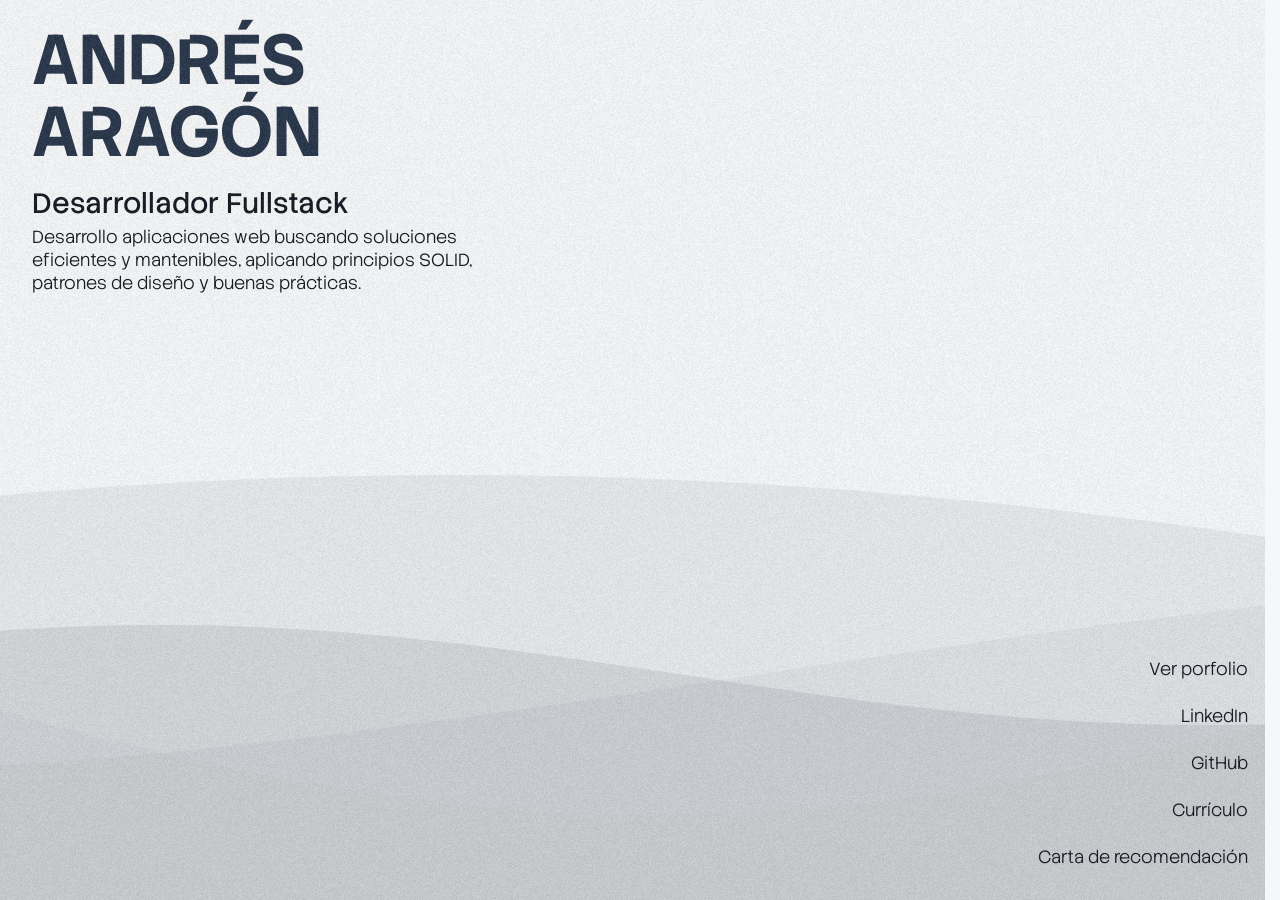
<file: index.html>
<!DOCTYPE html>
<html lang="en">

<head>
    <meta charset="UTF-8">
    <meta http-equiv="X-UA-Compatible" content="IE=edge">
    <meta name="viewport" content="width=device-width, initial-scale=1.0">

    <meta name="author" content="A. J. Aragón">
    <meta name="copyright" content="© 2026 A. J. Aragón">
    <meta name="robots" content="index, follow">

    <meta name="keywords"
        content="desarrollador web, programador, .NET, Laravel, Angular, fullstack, portfolio, proyectos web, JavaScript, TypeScript, HTML, CSS, aplicaciones web">

    <meta name="theme-color" content="hsl(215, 30%, 22%)">

    <meta name="description"
        content="Desarrollador de Aplicaciones Web especializado en .NET, Laravel y Angular. Estudiante de principios SOLID, patrones de diseño y buenas prácticas.">

    <meta name="mobile-web-app-capable" content="yes">
    <meta name="apple-mobile-web-app-capable" content="yes">
    <meta name="apple-mobile-web-app-status-bar-style" content="black-translucent">
    <meta name="apple-mobile-web-app-title" content="AJ Aragón - Porfolio">

    <link rel="stylesheet" href="/css/styles.css">
    <link rel="stylesheet" href="/css/index.css">

    <!-- fonts -->
    <!-- títulos: font-family: "Stack Sans Notch", sans-serif; -->
    <link rel="preconnect" href="https://fonts.googleapis.com">
    <link rel="preconnect" href="https://fonts.gstatic.com" crossorigin>
    <link href="https://fonts.googleapis.com/css2?family=Stack+Sans+Notch:wght@200..700&display=swap" rel="stylesheet">
    <!-- cuerpo: font-family: "Stack Sans Text", sans-serif; -->
    <link rel="preconnect" href="https://fonts.googleapis.com">
    <link rel="preconnect" href="https://fonts.gstatic.com" crossorigin>
    <link href="https://fonts.googleapis.com/css2?family=Stack+Sans+Text:wght@200..700&display=swap" rel="stylesheet">

    <link rel="icon" type="image/svg+xml"
        href="data:image/svg+xml,%3Csvg xmlns='http://www.w3.org/2000/svg' viewBox='0 0 100 100'%3E%3Cdefs%3E%3ClinearGradient id='g' x1='0' y1='0' x2='1' y2='0'%3E%3Cstop offset='50%25' stop-color='%23010a09'/%3E%3Cstop offset='50%25' stop-color='%2324e2cb'/%3E%3C/linearGradient%3E%3C/defs%3E%3Ccircle cx='50' cy='50' r='50' fill='url(%23g)'/%3E%3C/svg%3E">

    <title>AJ Aragón - Desarrollador Fullstack</title>

    <link rel="canonical" href="andresaragon.es">

    <style>
        @view-transition {
            navigation: auto;
        }
    </style>
</head>

<body>

    <canvas class="background-canvas" id="background-canvas" aria-hidden="true"></canvas>

    <div class="content-wrapper">
        <section class="section section-author">
            <h1 class="title">
                <span class="first-name">Andrés</span>
                <span class="last-name">Aragón</span>
            </h1>

            <div class="rol-description-container">
                <h2 class="subtitle-role">Desarrollador Fullstack</h2>
                <p class="description">
                    Desarrollo aplicaciones web buscando soluciones eficientes y mantenibles,
                    aplicando principios SOLID, patrones de diseño y buenas prácticas.
                </p>
            </div>
        </section>

        <section class="section section-works">
            <nav class="nav nav-portfolio" aria-label="nav-portfolio">
                <a class="nav-link" href="/porfolio.html">Ver porfolio</a>
            </nav>

            <nav class="nav nav-social-media" aria-label="nav-social-media">
                <a class="nav-link" href="https://www.linkedin.com/in/ajaragon/" target="_blank">LinkedIn</a>
                <a class="nav-link" href="https://github.com/andresaragonguerrero" target="_blank">GitHub</a>
            </nav>

            <nav class="nav nav-resources" aria-label="nav-resources">
                <a class="nav-link" href="/curriculo-impreso.html" target="_blank">Currículo</a>
                <!-- <a class="nav-link" href="/firma.html" target="_blank">Firma</a> -->
                <a class="nav-link" href="/assets/carta-recomendación.pdf" target="_blank">Carta de recomendación</a>
            </nav>
        </section>
    </div>
    <script src="/js/main.js" fetchpriority="low" defer></script>
    <script src="/js/background.js" fetchpriority="low" defer></script>
    <script src="/js/noise.js" fetchpriority="low" defer></script>
</body>

</html>
</file>
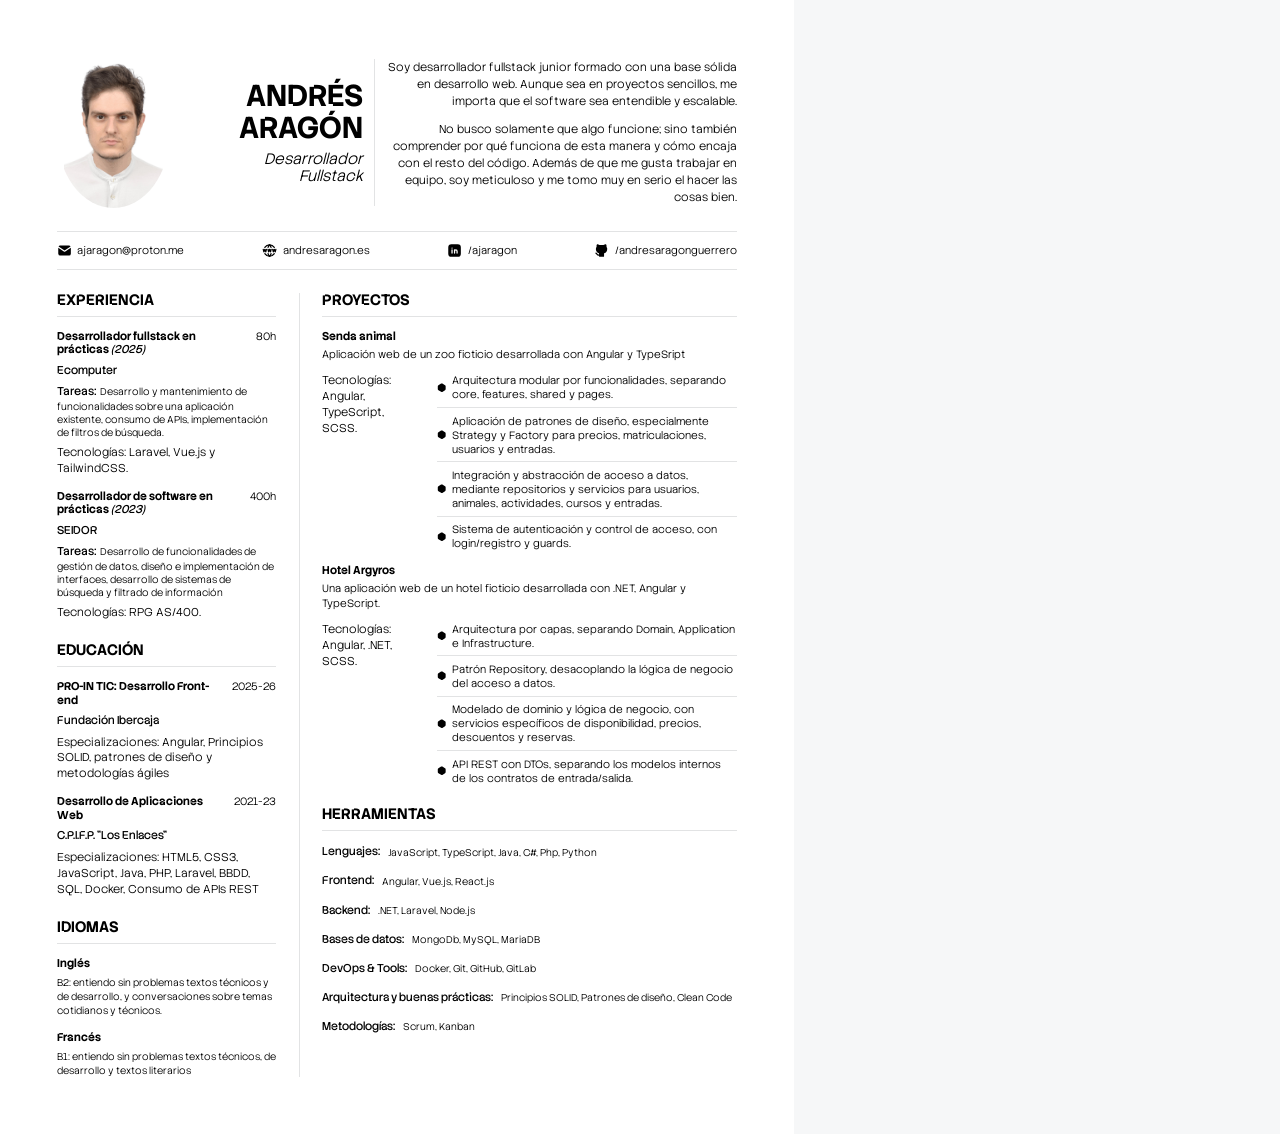
<file: curriculo-impreso.html>
<!DOCTYPE html>
<html lang="es">

<head>
    <meta charset="UTF-8">
    <meta http-equiv="X-UA-Compatible" content="IE=edge">
    <meta name="viewport" content="width=device-width, initial-scale=1.0">

    <link rel="stylesheet" href="/css/curriculo/curriculo-impreso.css">
    <link rel="stylesheet" href="/css/styles.css">

    <!-- fonts -->
    <!-- títulos: font-family: "Stack Sans Notch", sans-serif; -->
    <link rel="preconnect" href="https://fonts.googleapis.com">
    <link rel="preconnect" href="https://fonts.gstatic.com" crossorigin>
    <link href="https://fonts.googleapis.com/css2?family=Stack+Sans+Notch:wght@200..700&display=swap" rel="stylesheet">
    <!-- cuerpo: font-family: "Stack Sans Text", sans-serif; -->
    <link rel="preconnect" href="https://fonts.googleapis.com">
    <link rel="preconnect" href="https://fonts.gstatic.com" crossorigin>
    <link href="https://fonts.googleapis.com/css2?family=Stack+Sans+Text:wght@200..700&display=swap" rel="stylesheet">

    <title>Curriculum Vitae</title>
</head>

<body class="body">

    <div class="layout-cv">

        <header class="header">
            <figure class="header__photo">
                <img src="/assets/re-profile.jpg" alt="Foto de perfil" />
            </figure>
            <section class="header__info">
                <h1 class="header__title-text">
                    <span>Andrés</span>
                    <span>Aragón</span>
                </h1>
                <h3 class="header__role">
                    <span>Desarrollador</span>
                    <span>Fullstack</span>
                </h3>
            </section>
            <section class="header__about">
                <p class="header__about-text">
                    Soy desarrollador fullstack junior formado con una base sólida en desarrollo web.
                    Aunque sea en proyectos sencillos, me importa que el software sea entendible y escalable.
                </p>
                <p class="header__about-text">
                    No busco solamente que algo funcione; sino también comprender por qué funciona de esta
                    manera y cómo encaja con el resto del código.
                    Además de que me gusta trabajar en equipo, soy meticuloso y
                    me tomo muy en serio el hacer las cosas bien.
                </p>
            </section>
            <section class="header__contact">
                <div class="header__contact-item">
                    <svg class="contact-icon icon" xmlns="http://www.w3.org/2000/svg" viewBox="0 0 24 24" width="25px"
                        height="25px">
                        <g fill="currentColor">
                            <path
                                d="M22 7.535V17a3 3 0 0 1-2.824 2.995L19 20H5a3 3 0 0 1-2.995-2.824L2 17V7.535l9.445 6.297l.116.066a1 1 0 0 0 .878 0l.116-.066z" />
                            <path
                                d="M19 4c1.08 0 2.027.57 2.555 1.427L12 11.797l-9.555-6.37a3 3 0 0 1 2.354-1.42L5 4z" />
                        </g>
                    </svg>
                    <p class="contact-text">ajaragon@proton.me</p>
                </div>
                <div class="header__contact-item">
                    <svg class="contact-icon icon" xmlns="http://www.w3.org/2000/svg" viewBox="0 0 24 24" width="25px"
                        height="25px">
                        <g fill="none" stroke="currentColor" stroke-linecap="round" stroke-linejoin="round"
                            stroke-width="2">
                            <path d="M19.5 7A9 9 0 0 0 12 3a8.99 8.99 0 0 0-7.484 4" />
                            <path
                                d="M11.5 3a17 17 0 0 0-1.826 4M12.5 3a17 17 0 0 1 1.828 4M19.5 17a9 9 0 0 1-7.5 4a8.99 8.99 0 0 1-7.484-4" />
                            <path
                                d="M11.5 21a17 17 0 0 1-1.826-4m2.826 4a17 17 0 0 0 1.828-4M2 10l1 4l1.5-4L6 14l1-4m10 0l1 4l1.5-4l1.5 4l1-4M9.5 10l1 4l1.5-4l1.5 4l1-4" />
                        </g>
                    </svg>
                    <p class="contact-text">andresaragon.es</p>
                </div>
                <div class="header__contact-item">
                    <svg class="contact-icon icon" xmlns="http://www.w3.org/2000/svg" viewBox="0 0 24 24" width="25px"
                        height="25px">
                        <path fill="currentColor"
                            d="M17 2a5 5 0 0 1 5 5v10a5 5 0 0 1-5 5H7a5 5 0 0 1-5-5V7a5 5 0 0 1 5-5zm-9 8a1 1 0 0 0-1 1v5a1 1 0 0 0 2 0v-5a1 1 0 0 0-1-1m6 0a3 3 0 0 0-1.168.236l-.125.057A1 1 0 0 0 11 11v5a1 1 0 0 0 2 0v-3a1 1 0 0 1 2 0v3a1 1 0 0 0 2 0v-3a3 3 0 0 0-3-3M8 7a1 1 0 0 0-.993.883L7 8.01a1 1 0 0 0 1.993.117L9 8a1 1 0 0 0-1-1" />
                    </svg>
                    <p class="contact-text">/ajaragon</p>
                </div>
                <div class="header__contact-item">
                    <svg class="contact-icon icon" xmlns="http://www.w3.org/2000/svg" viewBox="0 0 24 24" width="25px"
                        height="25px">
                        <path fill="currentColor"
                            d="M5.315 2.1c.791-.113 1.9.145 3.333.966l.272.161l.16.1l.397-.083a13.3 13.3 0 0 1 4.59-.08l.456.08l.396.083l.161-.1c1.385-.84 2.487-1.17 3.322-1.148l.164.008l.147.017l.076.014l.05.011l.144.047a1 1 0 0 1 .53.514a5.2 5.2 0 0 1 .397 2.91l-.047.267l-.046.196l.123.163c.574.795.93 1.728 1.03 2.707l.023.295L21 9.5c0 3.855-1.659 5.883-4.644 6.68l-.245.061l-.132.029l.014.161l.008.157l.004.365l-.002.213L16 21a1 1 0 0 1-.883.993L15 22H9a1 1 0 0 1-.993-.883L8 21v-.734c-1.818.26-3.03-.424-4.11-1.878l-.535-.766c-.28-.396-.455-.579-.589-.644l-.048-.019a1 1 0 0 1 .564-1.918c.642.188 1.074.568 1.57 1.239l.538.769c.76 1.079 1.36 1.459 2.609 1.191L8 17.562l-.018-.168a5 5 0 0 1-.021-.824l.017-.185l.019-.12l-.108-.024c-2.976-.71-4.703-2.573-4.875-6.139l-.01-.31L3 9.5a5.6 5.6 0 0 1 .908-3.051l.152-.222l.122-.163l-.045-.196a5.2 5.2 0 0 1 .145-2.642l.1-.282l.106-.253a1 1 0 0 1 .529-.514l.144-.047z" />
                    </svg>
                    <p class="contact-text">/andresaragonguerrero</p>
                </div>
            </section>
        </header>

        <main class="main">

            <div class="main-left">
                <section class="section">
                    <div class="section__header">
                        <h3 class="section__title">Experiencia</h3>
                    </div>
                    <div class="section__body">
                        <article class="section__card">
                            <div class="card__header">
                                <h3 class="card__header-title">Desarrollador fullstack en prácticas <span>(2025)</span>
                                </h3>
                                <p class="card__header-info">80h</p>
                            </div>
                            <div class="card__body">
                                <h3 class="card__body-title">Ecomputer</h3>
                                <div class="card__body-chores">
                                    <p class="chores-text">
                                        <span>Tareas: </span>Desarrollo y mantenimiento de funcionalidades sobre una
                                        aplicación existente, consumo de APIs, implementación de filtros de
                                        búsqueda.
                                    </p>
                                </div>
                                <div class="card__body-tech">
                                    <p class="tech-text">
                                        <span>Tecnologías: </span>Laravel, Vue.js y TailwindCSS.
                                    </p>
                                </div>
                            </div>
                        </article>
                        <article class="section__card">
                            <div class="card__header">
                                <h3 class="card__header-title">Desarrollador de software en prácticas
                                    <span>(2023)</span>
                                </h3>
                                <p class="card__header-info">400h</p>
                            </div>
                            <div class="card__body">
                                <h3 class="card__body-title">SEIDOR</h3>
                                <div class="card__body-chores">
                                    <p class="chores-text">
                                        <span>Tareas: </span>Desarrollo de funcionalidades de gestión de datos, diseño e
                                        implementación de interfaces, desarrollo de sistemas de búsqueda y
                                        filtrado de información
                                    </p>
                                </div>
                                <div class="card__body-tech">
                                    <p class="tech-text">
                                        <span>Tecnologías: </span>RPG AS/400.
                                    </p>
                                </div>
                            </div>
                        </article>
                    </div>
                </section>

                <section class="section">
                    <div class="section__header">
                        <h3 class="section__title">Educación</h3>
                    </div>
                    <div class="section__body">
                        <article class="section__card">
                            <div class="card__header">
                                <h3 class="card__header-title">PRO-IN TIC: Desarrollo Front-end</h3>
                                <p class="card__header-info">2025-26</p>
                            </div>
                            <div class="card__body">
                                <h3 class="card__body-title">Fundación Ibercaja</h3>
                                <p class="tech-text">
                                    <span>Especializaciones: </span>Angular, Principios SOLID, patrones de diseño y
                                    metodologías ágiles
                                </p>
                            </div>
                        </article>

                        <article class="section__card">
                            <div class="card__header">
                                <h3 class="card__header-title">Desarrollo de Aplicaciones Web</h3>
                                <p class="card__header-info">2021-23</p>
                            </div>
                            <div class="card__body">
                                <h3 class="card__body-title">C.P.I.F.P. "Los Enlaces"</h3>
                                <p class="tech-text">
                                    <span>Especializaciones: </span>HTML5, CSS3, JavaScript, Java, PHP, Laravel, BBDD,
                                    SQL, Docker, Consumo de APIs REST
                                </p>
                            </div>
                        </article>
                    </div>
                </section>

                <section class="section">
                    <div class="section__header">
                        <h3 class="section__title">Idiomas</h3>
                    </div>
                    <div class="section__body">
                        <article class="section__card">
                            <div class="card__header">
                                <h3 class="card__header-title">Inglés</h3>
                            </div>
                            <div class="card__body">
                                <p class="language-text">
                                    B2: entiendo sin problemas textos técnicos y de desarrollo, y conversaciones sobre
                                    temas cotidianos y técnicos.
                                </p>
                            </div>
                        </article>
                        <article class="section__card">
                            <div class="card__header">
                                <h3 class="card__header-title">Francés</h3>
                            </div>
                            <div class="card__body">
                                <p class="language-text">
                                    B1: entiendo sin problemas textos técnicos, de desarrollo y textos
                                    literarios
                                </p>
                            </div>
                        </article>
                    </div>
                </section>
            </div>

            <div class="main-right">
                <section class="section">
                    <div class="section__header">
                        <h3 class="section__title">Proyectos</h3>
                    </div>
                    <div class="section__body">
                        <article class="section__card">
                            <div class="card__header">
                                <h3 class="card__header-title">Senda animal</h3>
                                <p class="card__header-description">
                                    Aplicación web de un zoo ficticio desarrollada con Angular y TypeSript
                                </p>
                            </div>
                            <div class="card__body">
                                <div class="card__info">
                                    <p class="tech-text">
                                        <span>Tecnologías: </span>Angular, TypeScript, SCSS.
                                    </p>
                                </div>
                                <ul class="card__features-list">
                                    <li class="card__feature-item">
                                        <svg class="card__feature-icon" xmlns="http://www.w3.org/2000/svg"
                                            viewBox="0 0 24 24" width="25px" height="25px">
                                            <path fill="currentColor"
                                                d="M10.425 1.414L3.65 5.41A3.21 3.21 0 0 0 2 8.217v7.285a3.23 3.23 0 0 0 1.678 2.826l6.695 4.237c1.034.57 2.22.57 3.2.032l6.804-4.302c.98-.537 1.623-1.618 1.623-2.793V8.218l-.005-.204a3.22 3.22 0 0 0-1.284-2.39l-.107-.075l-.007-.007a1 1 0 0 0-.181-.133L13.64 1.414a3.33 3.33 0 0 0-3.216 0z" />
                                        </svg>
                                        <p class="feature-text">
                                            Arquitectura modular por funcionalidades, separando core, features, shared y
                                            pages.
                                        </p>
                                    </li>
                                    <li class="card__feature-item">
                                        <svg class="card__feature-icon" xmlns="http://www.w3.org/2000/svg"
                                            viewBox="0 0 24 24" width="25px" height="25px">
                                            <path fill="currentColor"
                                                d="M10.425 1.414L3.65 5.41A3.21 3.21 0 0 0 2 8.217v7.285a3.23 3.23 0 0 0 1.678 2.826l6.695 4.237c1.034.57 2.22.57 3.2.032l6.804-4.302c.98-.537 1.623-1.618 1.623-2.793V8.218l-.005-.204a3.22 3.22 0 0 0-1.284-2.39l-.107-.075l-.007-.007a1 1 0 0 0-.181-.133L13.64 1.414a3.33 3.33 0 0 0-3.216 0z" />
                                        </svg>
                                        <p class="feature-text">
                                            Aplicación de patrones de diseño, especialmente Strategy y Factory para
                                            precios, matriculaciones, usuarios y entradas.
                                        </p>
                                    </li>
                                    <li class="card__feature-item">
                                        <svg class="card__feature-icon" xmlns="http://www.w3.org/2000/svg"
                                            viewBox="0 0 24 24" width="25px" height="25px">
                                            <path fill="currentColor"
                                                d="M10.425 1.414L3.65 5.41A3.21 3.21 0 0 0 2 8.217v7.285a3.23 3.23 0 0 0 1.678 2.826l6.695 4.237c1.034.57 2.22.57 3.2.032l6.804-4.302c.98-.537 1.623-1.618 1.623-2.793V8.218l-.005-.204a3.22 3.22 0 0 0-1.284-2.39l-.107-.075l-.007-.007a1 1 0 0 0-.181-.133L13.64 1.414a3.33 3.33 0 0 0-3.216 0z" />
                                        </svg>
                                        <p class="feature-text">
                                            Integración y abstracción de acceso a datos, mediante repositorios y
                                            servicios para usuarios, animales, actividades, cursos y entradas.
                                        </p>
                                    </li>
                                    <li class="card__feature-item">
                                        <svg class="card__feature-icon" xmlns="http://www.w3.org/2000/svg"
                                            viewBox="0 0 24 24" width="25px" height="25px">
                                            <path fill="currentColor"
                                                d="M10.425 1.414L3.65 5.41A3.21 3.21 0 0 0 2 8.217v7.285a3.23 3.23 0 0 0 1.678 2.826l6.695 4.237c1.034.57 2.22.57 3.2.032l6.804-4.302c.98-.537 1.623-1.618 1.623-2.793V8.218l-.005-.204a3.22 3.22 0 0 0-1.284-2.39l-.107-.075l-.007-.007a1 1 0 0 0-.181-.133L13.64 1.414a3.33 3.33 0 0 0-3.216 0z" />
                                        </svg>
                                        <p class="feature-text">
                                            Sistema de autenticación y control de acceso, con login/registro y guards.
                                        </p>
                                    </li>
                                </ul>
                            </div>
                        </article>
                        <article class="section__card">
                            <div class="card__header">
                                <h3 class="card__header-title">Hotel Argyros</h3>
                                <p class="card__header-description">
                                    Una aplicación web de un hotel ficticio desarrollada con .NET, Angular y TypeScript.
                                </p>
                            </div>
                            <div class="card__body">
                                <div class="card__info">
                                    <p class="tech-text">
                                        <span>Tecnologías: </span>Angular, .NET, SCSS.
                                    </p>
                                </div>
                                <ul class="card__features-list">
                                    <li class="card__feature-item">
                                        <svg class="card__feature-icon" xmlns="http://www.w3.org/2000/svg"
                                            viewBox="0 0 24 24" width="25px" height="25px">
                                            <path fill="currentColor"
                                                d="M10.425 1.414L3.65 5.41A3.21 3.21 0 0 0 2 8.217v7.285a3.23 3.23 0 0 0 1.678 2.826l6.695 4.237c1.034.57 2.22.57 3.2.032l6.804-4.302c.98-.537 1.623-1.618 1.623-2.793V8.218l-.005-.204a3.22 3.22 0 0 0-1.284-2.39l-.107-.075l-.007-.007a1 1 0 0 0-.181-.133L13.64 1.414a3.33 3.33 0 0 0-3.216 0z" />
                                        </svg>
                                        <p class="feature-text">
                                            Arquitectura por capas, separando Domain, Application e Infrastructure.
                                        </p>
                                    </li>
                                    <li class="card__feature-item">
                                        <svg class="card__feature-icon" xmlns="http://www.w3.org/2000/svg"
                                            viewBox="0 0 24 24" width="25px" height="25px">
                                            <path fill="currentColor"
                                                d="M10.425 1.414L3.65 5.41A3.21 3.21 0 0 0 2 8.217v7.285a3.23 3.23 0 0 0 1.678 2.826l6.695 4.237c1.034.57 2.22.57 3.2.032l6.804-4.302c.98-.537 1.623-1.618 1.623-2.793V8.218l-.005-.204a3.22 3.22 0 0 0-1.284-2.39l-.107-.075l-.007-.007a1 1 0 0 0-.181-.133L13.64 1.414a3.33 3.33 0 0 0-3.216 0z" />
                                        </svg>
                                        <p class="feature-text">
                                            Patrón Repository, desacoplando la lógica de negocio del acceso a datos.
                                        </p>
                                    </li>
                                    <li class="card__feature-item">
                                        <svg class="card__feature-icon" xmlns="http://www.w3.org/2000/svg"
                                            viewBox="0 0 24 24" width="25px" height="25px">
                                            <path fill="currentColor"
                                                d="M10.425 1.414L3.65 5.41A3.21 3.21 0 0 0 2 8.217v7.285a3.23 3.23 0 0 0 1.678 2.826l6.695 4.237c1.034.57 2.22.57 3.2.032l6.804-4.302c.98-.537 1.623-1.618 1.623-2.793V8.218l-.005-.204a3.22 3.22 0 0 0-1.284-2.39l-.107-.075l-.007-.007a1 1 0 0 0-.181-.133L13.64 1.414a3.33 3.33 0 0 0-3.216 0z" />
                                        </svg>
                                        <p class="feature-text">
                                            Modelado de dominio y lógica de negocio, con servicios específicos de
                                            disponibilidad, precios, descuentos y reservas.
                                        </p>
                                    </li>
                                    <li class="card__feature-item">
                                        <svg class="card__feature-icon" xmlns="http://www.w3.org/2000/svg"
                                            viewBox="0 0 24 24" width="25px" height="25px">
                                            <path fill="currentColor"
                                                d="M10.425 1.414L3.65 5.41A3.21 3.21 0 0 0 2 8.217v7.285a3.23 3.23 0 0 0 1.678 2.826l6.695 4.237c1.034.57 2.22.57 3.2.032l6.804-4.302c.98-.537 1.623-1.618 1.623-2.793V8.218l-.005-.204a3.22 3.22 0 0 0-1.284-2.39l-.107-.075l-.007-.007a1 1 0 0 0-.181-.133L13.64 1.414a3.33 3.33 0 0 0-3.216 0z" />
                                        </svg>
                                        <p class="feature-text">
                                            API REST con DTOs, separando los modelos internos de los contratos de
                                            entrada/salida.
                                        </p>
                                    </li>
                                </ul>
                            </div>
                        </article>
                    </div>
                </section>

                <section class="section">
                    <div class="section__header">
                        <h3 class="section__title">Herramientas</h3>
                    </div>
                    <div class="section__body">
                        <article class="section__card">
                            <div class="card__header">
                                <h3 class="card__header-title">Lenguajes:</h3>
                            </div>
                            <div class="card__body">
                                <p class="tool-text">JavaScript, TypeScript, Java, C#, Php, Python</p>
                            </div>
                        </article>
                        <article class="section__card">
                            <div class="card__header">
                                <h3 class="card__header-title">Frontend:</h3>
                            </div>
                            <div class="card__body">
                                <p class="tool-text">Angular, Vue.js, React.js</p>
                            </div>
                        </article>
                        <article class="section__card">
                            <div class="card__header">
                                <h3 class="card__header-title">Backend:</h3>
                            </div>
                            <div class="card__body">
                                <p class="tool-text">.NET, Laravel, Node.js</p>
                            </div>
                        </article>
                        <article class="section__card">
                            <div class="card__header">
                                <h3 class="card__header-title">Bases de datos:</h3>
                            </div>
                            <div class="card__body">
                                <p class="tool-text">MongoDb, MySQL, MariaDB</p>
                            </div>
                        </article>
                        <article class="section__card">
                            <div class="card__header">
                                <h3 class="card__header-title">DevOps & Tools:</h3>
                            </div>
                            <div class="card__body">
                                <p class="tool-text">Docker, Git, GitHub, GitLab</p>
                            </div>
                        </article>
                        <article class="section__card">
                            <div class="card__header">
                                <h3 class="card__header-title">Arquitectura y buenas prácticas:</h3>
                            </div>
                            <div class="card__body">
                                <p class="tool-text">Principios SOLID, Patrones de diseño, Clean Code</p>
                            </div>
                        </article>
                        <article class="section__card">
                            <div class="card__header">
                                <h3 class="card__header-title">Metodologías:</h3>
                            </div>
                            <div class="card__body">
                                <p class="tool-text">Scrum, Kanban</p>
                            </div>
                        </article>
                    </div>
                </section>
            </div>
        </main>

    </div>
    <script>
        window.onload = function () {
            window.print();
        };
    </script>
</body>
</file>
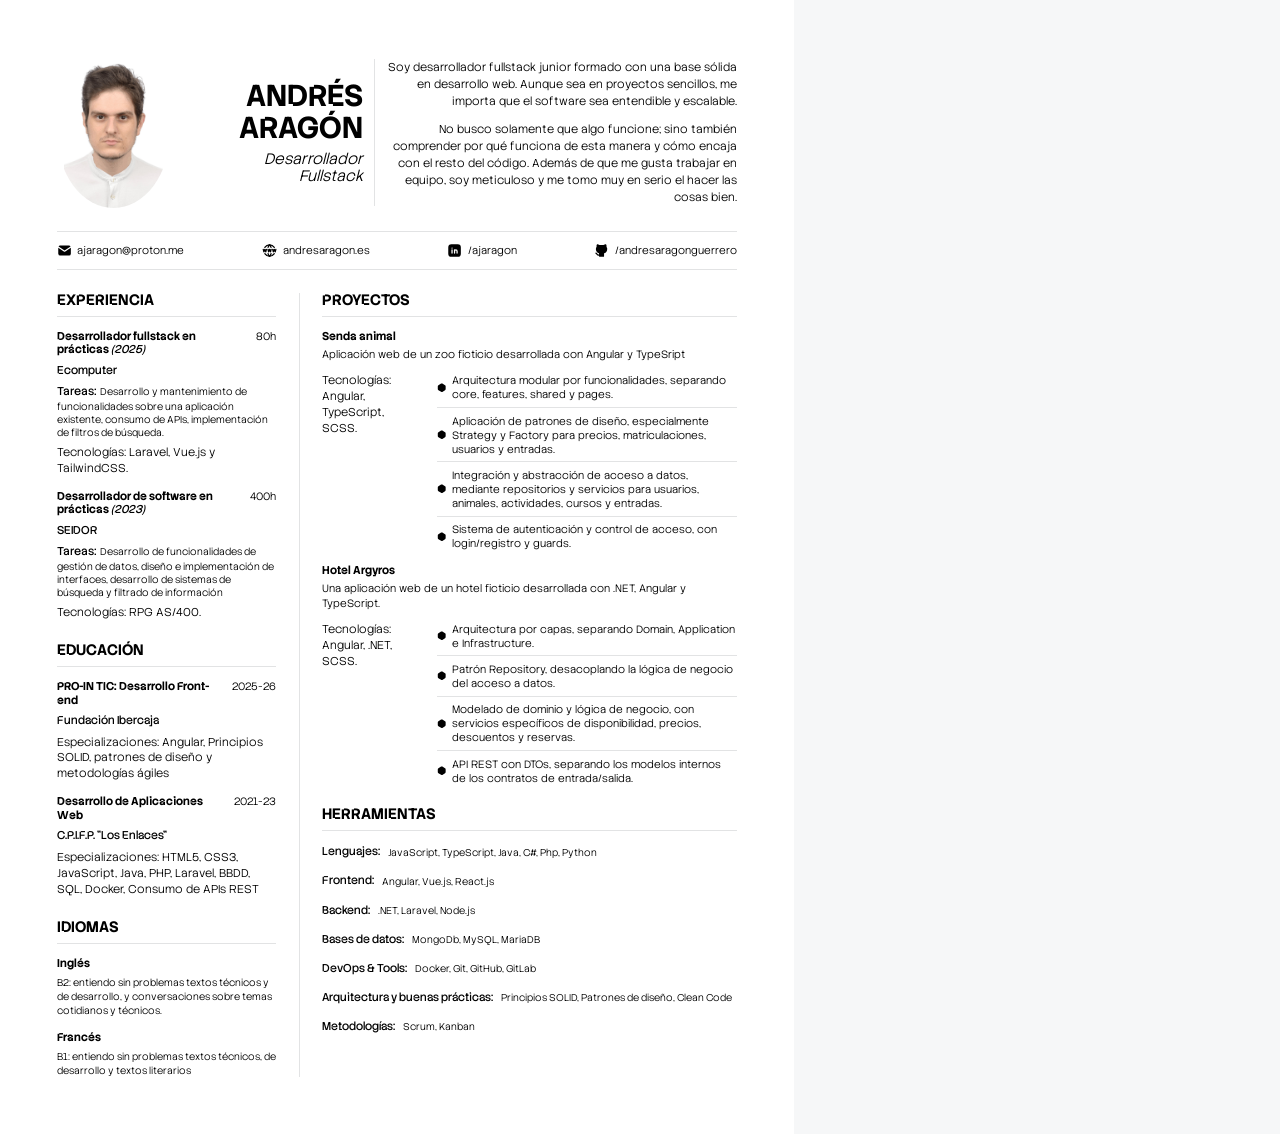
<file: curriculo.html>
<!DOCTYPE html>
<html lang="es">

<head>
    <meta charset="UTF-8">
    <meta http-equiv="X-UA-Compatible" content="IE=edge">
    <meta name="viewport" content="width=device-width, initial-scale=1.0">

    <link rel="stylesheet" href="/css/curriculo/curriculo-impreso.css">
    <link rel="stylesheet" href="/css/styles.css">

    <!-- fonts -->
    <!-- títulos: font-family: "Stack Sans Notch", sans-serif; -->
    <link rel="preconnect" href="https://fonts.googleapis.com">
    <link rel="preconnect" href="https://fonts.gstatic.com" crossorigin>
    <link href="https://fonts.googleapis.com/css2?family=Stack+Sans+Notch:wght@200..700&display=swap" rel="stylesheet">
    <!-- cuerpo: font-family: "Stack Sans Text", sans-serif; -->
    <link rel="preconnect" href="https://fonts.googleapis.com">
    <link rel="preconnect" href="https://fonts.gstatic.com" crossorigin>
    <link href="https://fonts.googleapis.com/css2?family=Stack+Sans+Text:wght@200..700&display=swap" rel="stylesheet">

    <title>Curriculum Vitae</title>
</head>

<body class="body">

    <div class="layout-cv">

        <header class="header">
            <figure class="header__photo">
              <img src="/assets/re-profile.jpg" alt="Foto de perfil" />
            </figure>
            <section class="header__info">
                <h1 class="header__title-text">
                    <span>Andrés</span>
                    <span>Aragón</span>
                </h1>
                <h3 class="header__role">
                    <span>Desarrollador</span>
                    <span>Fullstack</span>
                </h3>
            </section>
            <section class="header__about">
                <p class="header__about-text">
                    Soy desarrollador fullstack junior formado con una base sólida en desarrollo web.
                    Aunque sea en proyectos sencillos, me importa que el software sea entendible y escalable.
                </p>
                <p class="header__about-text">
                    No busco solamente que algo funcione; sino también comprender por qué funciona de esta
                    manera y cómo encaja con el resto del código.
                    Además de que me gusta trabajar en equipo, soy meticuloso y
                    me tomo muy en serio el hacer las cosas bien.
                </p>
            </section>
            <section class="header__contact">
                <div class="header__contact-item">
                    <svg class="contact-icon icon" xmlns="http://www.w3.org/2000/svg" viewBox="0 0 24 24" width="25px"
                        height="25px">
                        <g fill="currentColor">
                            <path
                                d="M22 7.535V17a3 3 0 0 1-2.824 2.995L19 20H5a3 3 0 0 1-2.995-2.824L2 17V7.535l9.445 6.297l.116.066a1 1 0 0 0 .878 0l.116-.066z" />
                            <path
                                d="M19 4c1.08 0 2.027.57 2.555 1.427L12 11.797l-9.555-6.37a3 3 0 0 1 2.354-1.42L5 4z" />
                        </g>
                    </svg>
                    <p class="contact-text">ajaragon@proton.me</p>
                </div>
                <div class="header__contact-item">
                    <svg class="contact-icon icon" xmlns="http://www.w3.org/2000/svg" viewBox="0 0 24 24" width="25px"
                        height="25px">
                        <g fill="none" stroke="currentColor" stroke-linecap="round" stroke-linejoin="round"
                            stroke-width="2">
                            <path d="M19.5 7A9 9 0 0 0 12 3a8.99 8.99 0 0 0-7.484 4" />
                            <path
                                d="M11.5 3a17 17 0 0 0-1.826 4M12.5 3a17 17 0 0 1 1.828 4M19.5 17a9 9 0 0 1-7.5 4a8.99 8.99 0 0 1-7.484-4" />
                            <path
                                d="M11.5 21a17 17 0 0 1-1.826-4m2.826 4a17 17 0 0 0 1.828-4M2 10l1 4l1.5-4L6 14l1-4m10 0l1 4l1.5-4l1.5 4l1-4M9.5 10l1 4l1.5-4l1.5 4l1-4" />
                        </g>
                    </svg>
                    <p class="contact-text">andresaragon.es</p>
                </div>
                <div class="header__contact-item">
                    <svg class="contact-icon icon" xmlns="http://www.w3.org/2000/svg" viewBox="0 0 24 24" width="25px"
                        height="25px">
                        <path fill="currentColor"
                            d="M17 2a5 5 0 0 1 5 5v10a5 5 0 0 1-5 5H7a5 5 0 0 1-5-5V7a5 5 0 0 1 5-5zm-9 8a1 1 0 0 0-1 1v5a1 1 0 0 0 2 0v-5a1 1 0 0 0-1-1m6 0a3 3 0 0 0-1.168.236l-.125.057A1 1 0 0 0 11 11v5a1 1 0 0 0 2 0v-3a1 1 0 0 1 2 0v3a1 1 0 0 0 2 0v-3a3 3 0 0 0-3-3M8 7a1 1 0 0 0-.993.883L7 8.01a1 1 0 0 0 1.993.117L9 8a1 1 0 0 0-1-1" />
                    </svg>
                    <p class="contact-text">/ajaragon</p>
                </div>
                <div class="header__contact-item">
                    <svg class="contact-icon icon" xmlns="http://www.w3.org/2000/svg" viewBox="0 0 24 24" width="25px"
                        height="25px">
                        <path fill="currentColor"
                            d="M5.315 2.1c.791-.113 1.9.145 3.333.966l.272.161l.16.1l.397-.083a13.3 13.3 0 0 1 4.59-.08l.456.08l.396.083l.161-.1c1.385-.84 2.487-1.17 3.322-1.148l.164.008l.147.017l.076.014l.05.011l.144.047a1 1 0 0 1 .53.514a5.2 5.2 0 0 1 .397 2.91l-.047.267l-.046.196l.123.163c.574.795.93 1.728 1.03 2.707l.023.295L21 9.5c0 3.855-1.659 5.883-4.644 6.68l-.245.061l-.132.029l.014.161l.008.157l.004.365l-.002.213L16 21a1 1 0 0 1-.883.993L15 22H9a1 1 0 0 1-.993-.883L8 21v-.734c-1.818.26-3.03-.424-4.11-1.878l-.535-.766c-.28-.396-.455-.579-.589-.644l-.048-.019a1 1 0 0 1 .564-1.918c.642.188 1.074.568 1.57 1.239l.538.769c.76 1.079 1.36 1.459 2.609 1.191L8 17.562l-.018-.168a5 5 0 0 1-.021-.824l.017-.185l.019-.12l-.108-.024c-2.976-.71-4.703-2.573-4.875-6.139l-.01-.31L3 9.5a5.6 5.6 0 0 1 .908-3.051l.152-.222l.122-.163l-.045-.196a5.2 5.2 0 0 1 .145-2.642l.1-.282l.106-.253a1 1 0 0 1 .529-.514l.144-.047z" />
                    </svg>
                    <p class="contact-text">/andresaragonguerrero</p>
                </div>
            </section>
        </header>

        <main class="main">

            <div class="main-left">
                <section class="section">
                    <div class="section__header">
                        <h3 class="section__title">Experiencia</h3>
                    </div>
                    <div class="section__body">
                        <article class="section__card">
                            <div class="card__header">
                                <h3 class="card__header-title">Desarrollador fullstack en prácticas <span>(2025)</span>
                                </h3>
                                <p class="card__header-info">80h</p>
                            </div>
                            <div class="card__body">
                                <h3 class="card__body-title">Ecomputer</h3>
                                <div class="card__body-chores">
                                    <p class="chores-text">
                                        <span>Tareas: </span>Desarrollo y mantenimiento de funcionalidades sobre una
                                        aplicación existente, consumo de APIs, implementación de filtros de
                                        búsqueda.
                                    </p>
                                </div>
                                <div class="card__body-tech">
                                    <p class="tech-text">
                                        <span>Tecnologías: </span>Laravel, Vue.js y TailwindCSS.
                                    </p>
                                </div>
                            </div>
                        </article>
                        <article class="section__card">
                            <div class="card__header">
                                <h3 class="card__header-title">Desarrollador de software en prácticas
                                    <span>(2023)</span>
                                </h3>
                                <p class="card__header-info">400h</p>
                            </div>
                            <div class="card__body">
                                <h3 class="card__body-title">SEIDOR</h3>
                                <div class="card__body-chores">
                                    <p class="chores-text">
                                        <span>Tareas: </span>Desarrollo de funcionalidades de gestión de datos, diseño e
                                        implementación de interfaces, desarrollo de sistemas de búsqueda y
                                        filtrado de información
                                    </p>
                                </div>
                                <div class="card__body-tech">
                                    <p class="tech-text">
                                        <span>Tecnologías: </span>RPG AS/400.
                                    </p>
                                </div>
                            </div>
                        </article>
                    </div>
                </section>

                <section class="section">
                    <div class="section__header">
                        <h3 class="section__title">Educación</h3>
                    </div>
                    <div class="section__body">
                        <article class="section__card">
                            <div class="card__header">
                                <h3 class="card__header-title">PRO-IN TIC: Desarrollo Front-end</h3>
                                <p class="card__header-info">2025-26</p>
                            </div>
                            <div class="card__body">
                                <h3 class="card__body-title">Fundación Ibercaja</h3>
                                <p class="tech-text">
                                    <span>Especializaciones: </span>Angular, Principios SOLID, patrones de diseño y
                                    metodologías ágiles
                                </p>
                            </div>
                        </article>

                        <article class="section__card">
                            <div class="card__header">
                                <h3 class="card__header-title">Desarrollo de Aplicaciones Web</h3>
                                <p class="card__header-info">2021-23</p>
                            </div>
                            <div class="card__body">
                                <h3 class="card__body-title">C.P.I.F.P. "Los Enlaces"</h3>
                                <p class="tech-text">
                                    <span>Especializaciones: </span>HTML5, CSS3, JavaScript, Java, PHP, Laravel, BBDD,
                                    SQL, Docker, Consumo de APIs REST
                                </p>
                            </div>
                        </article>
                    </div>
                </section>

                <section class="section">
                    <div class="section__header">
                        <h3 class="section__title">Idiomas</h3>
                    </div>
                    <div class="section__body">
                        <article class="section__card">
                            <div class="card__header">
                                <h3 class="card__header-title">Inglés</h3>
                            </div>
                            <div class="card__body">
                                <p class="language-text">
                                    B2: entiendo sin problemas textos técnicos y de desarrollo, y conversaciones sobre
                                    temas cotidianos y técnicos.
                                </p>
                            </div>
                        </article>
                        <article class="section__card">
                            <div class="card__header">
                                <h3 class="card__header-title">Francés</h3>
                            </div>
                            <div class="card__body">
                                <p class="language-text">
                                    B1: entiendo sin problemas textos técnicos, de desarrollo y textos
                                    literarios
                                </p>
                            </div>
                        </article>
                    </div>
                </section>
            </div>

            <div class="main-right">
                <section class="section">
                    <div class="section__header">
                        <h3 class="section__title">Proyectos</h3>
                    </div>
                    <div class="section__body">
                        <article class="section__card">
                            <div class="card__header">
                                <h3 class="card__header-title">Senda animal</h3>
                                <p class="card__header-description">
                                    Aplicación web de un zoo ficticio desarrollada con Angular y TypeSript
                                </p>
                            </div>
                            <div class="card__body">
                                <div class="card__info">
                                    <p class="tech-text">
                                        <span>Tecnologías: </span>Angular, TypeScript, SCSS.
                                    </p>
                                </div>
                                <ul class="card__features-list">
                                    <li class="card__feature-item">
                                        <svg class="card__feature-icon" xmlns="http://www.w3.org/2000/svg"
                                            viewBox="0 0 24 24" width="25px" height="25px">
                                            <path fill="currentColor"
                                                d="M10.425 1.414L3.65 5.41A3.21 3.21 0 0 0 2 8.217v7.285a3.23 3.23 0 0 0 1.678 2.826l6.695 4.237c1.034.57 2.22.57 3.2.032l6.804-4.302c.98-.537 1.623-1.618 1.623-2.793V8.218l-.005-.204a3.22 3.22 0 0 0-1.284-2.39l-.107-.075l-.007-.007a1 1 0 0 0-.181-.133L13.64 1.414a3.33 3.33 0 0 0-3.216 0z" />
                                        </svg>
                                        <p class="feature-text">
                                            Arquitectura modular por funcionalidades, separando core, features, shared y
                                            pages.
                                        </p>
                                    </li>
                                    <li class="card__feature-item">
                                        <svg class="card__feature-icon" xmlns="http://www.w3.org/2000/svg"
                                            viewBox="0 0 24 24" width="25px" height="25px">
                                            <path fill="currentColor"
                                                d="M10.425 1.414L3.65 5.41A3.21 3.21 0 0 0 2 8.217v7.285a3.23 3.23 0 0 0 1.678 2.826l6.695 4.237c1.034.57 2.22.57 3.2.032l6.804-4.302c.98-.537 1.623-1.618 1.623-2.793V8.218l-.005-.204a3.22 3.22 0 0 0-1.284-2.39l-.107-.075l-.007-.007a1 1 0 0 0-.181-.133L13.64 1.414a3.33 3.33 0 0 0-3.216 0z" />
                                        </svg>
                                        <p class="feature-text">
                                            Aplicación de patrones de diseño, especialmente Strategy y Factory para
                                            precios, matriculaciones, usuarios y entradas.
                                        </p>
                                    </li>
                                    <li class="card__feature-item">
                                        <svg class="card__feature-icon" xmlns="http://www.w3.org/2000/svg"
                                            viewBox="0 0 24 24" width="25px" height="25px">
                                            <path fill="currentColor"
                                                d="M10.425 1.414L3.65 5.41A3.21 3.21 0 0 0 2 8.217v7.285a3.23 3.23 0 0 0 1.678 2.826l6.695 4.237c1.034.57 2.22.57 3.2.032l6.804-4.302c.98-.537 1.623-1.618 1.623-2.793V8.218l-.005-.204a3.22 3.22 0 0 0-1.284-2.39l-.107-.075l-.007-.007a1 1 0 0 0-.181-.133L13.64 1.414a3.33 3.33 0 0 0-3.216 0z" />
                                        </svg>
                                        <p class="feature-text">
                                            Integración y abstracción de acceso a datos, mediante repositorios y
                                            servicios para usuarios, animales, actividades, cursos y entradas.
                                        </p>
                                    </li>
                                    <li class="card__feature-item">
                                        <svg class="card__feature-icon" xmlns="http://www.w3.org/2000/svg"
                                            viewBox="0 0 24 24" width="25px" height="25px">
                                            <path fill="currentColor"
                                                d="M10.425 1.414L3.65 5.41A3.21 3.21 0 0 0 2 8.217v7.285a3.23 3.23 0 0 0 1.678 2.826l6.695 4.237c1.034.57 2.22.57 3.2.032l6.804-4.302c.98-.537 1.623-1.618 1.623-2.793V8.218l-.005-.204a3.22 3.22 0 0 0-1.284-2.39l-.107-.075l-.007-.007a1 1 0 0 0-.181-.133L13.64 1.414a3.33 3.33 0 0 0-3.216 0z" />
                                        </svg>
                                        <p class="feature-text">
                                            Sistema de autenticación y control de acceso, con login/registro y guards.
                                        </p>
                                    </li>
                                </ul>
                            </div>
                        </article>
                        <article class="section__card">
                            <div class="card__header">
                                <h3 class="card__header-title">Hotel Argyros</h3>
                                <p class="card__header-description">
                                    Una aplicación web de un hotel ficticio desarrollada con .NET, Angular y TypeScript.
                                </p>
                            </div>
                            <div class="card__body">
                                <div class="card__info">
                                    <p class="tech-text">
                                        <span>Tecnologías: </span>Angular, .NET, SCSS.
                                    </p>
                                </div>
                                <ul class="card__features-list">
                                    <li class="card__feature-item">
                                        <svg class="card__feature-icon" xmlns="http://www.w3.org/2000/svg"
                                            viewBox="0 0 24 24" width="25px" height="25px">
                                            <path fill="currentColor"
                                                d="M10.425 1.414L3.65 5.41A3.21 3.21 0 0 0 2 8.217v7.285a3.23 3.23 0 0 0 1.678 2.826l6.695 4.237c1.034.57 2.22.57 3.2.032l6.804-4.302c.98-.537 1.623-1.618 1.623-2.793V8.218l-.005-.204a3.22 3.22 0 0 0-1.284-2.39l-.107-.075l-.007-.007a1 1 0 0 0-.181-.133L13.64 1.414a3.33 3.33 0 0 0-3.216 0z" />
                                        </svg>
                                        <p class="feature-text">
                                            Arquitectura por capas, separando Domain, Application e Infrastructure.
                                        </p>
                                    </li>
                                    <li class="card__feature-item">
                                        <svg class="card__feature-icon" xmlns="http://www.w3.org/2000/svg"
                                            viewBox="0 0 24 24" width="25px" height="25px">
                                            <path fill="currentColor"
                                                d="M10.425 1.414L3.65 5.41A3.21 3.21 0 0 0 2 8.217v7.285a3.23 3.23 0 0 0 1.678 2.826l6.695 4.237c1.034.57 2.22.57 3.2.032l6.804-4.302c.98-.537 1.623-1.618 1.623-2.793V8.218l-.005-.204a3.22 3.22 0 0 0-1.284-2.39l-.107-.075l-.007-.007a1 1 0 0 0-.181-.133L13.64 1.414a3.33 3.33 0 0 0-3.216 0z" />
                                        </svg>
                                        <p class="feature-text">
                                            Patrón Repository, desacoplando la lógica de negocio del acceso a datos.
                                        </p>
                                    </li>
                                    <li class="card__feature-item">
                                        <svg class="card__feature-icon" xmlns="http://www.w3.org/2000/svg"
                                            viewBox="0 0 24 24" width="25px" height="25px">
                                            <path fill="currentColor"
                                                d="M10.425 1.414L3.65 5.41A3.21 3.21 0 0 0 2 8.217v7.285a3.23 3.23 0 0 0 1.678 2.826l6.695 4.237c1.034.57 2.22.57 3.2.032l6.804-4.302c.98-.537 1.623-1.618 1.623-2.793V8.218l-.005-.204a3.22 3.22 0 0 0-1.284-2.39l-.107-.075l-.007-.007a1 1 0 0 0-.181-.133L13.64 1.414a3.33 3.33 0 0 0-3.216 0z" />
                                        </svg>
                                        <p class="feature-text">
                                            Modelado de dominio y lógica de negocio, con servicios específicos de
                                            disponibilidad, precios, descuentos y reservas.
                                        </p>
                                    </li>
                                    <li class="card__feature-item">
                                        <svg class="card__feature-icon" xmlns="http://www.w3.org/2000/svg"
                                            viewBox="0 0 24 24" width="25px" height="25px">
                                            <path fill="currentColor"
                                                d="M10.425 1.414L3.65 5.41A3.21 3.21 0 0 0 2 8.217v7.285a3.23 3.23 0 0 0 1.678 2.826l6.695 4.237c1.034.57 2.22.57 3.2.032l6.804-4.302c.98-.537 1.623-1.618 1.623-2.793V8.218l-.005-.204a3.22 3.22 0 0 0-1.284-2.39l-.107-.075l-.007-.007a1 1 0 0 0-.181-.133L13.64 1.414a3.33 3.33 0 0 0-3.216 0z" />
                                        </svg>
                                        <p class="feature-text">
                                            API REST con DTOs, separando los modelos internos de los contratos de
                                            entrada/salida.
                                        </p>
                                    </li>
                                </ul>
                            </div>
                        </article>
                    </div>
                </section>

                <section class="section">
                    <div class="section__header">
                        <h3 class="section__title">Herramientas</h3>
                    </div>
                    <div class="section__body">
                        <article class="section__card">
                            <div class="card__header">
                                <h3 class="card__header-title">Lenguajes:</h3>
                            </div>
                            <div class="card__body">
                                <p class="tool-text">JavaScript, TypeScript, Java, C#, Php, Python</p>
                            </div>
                        </article>
                        <article class="section__card">
                            <div class="card__header">
                                <h3 class="card__header-title">Frontend:</h3>
                            </div>
                            <div class="card__body">
                                <p class="tool-text">Angular, Vue.js, React.js</p>
                            </div>
                        </article>
                        <article class="section__card">
                            <div class="card__header">
                                <h3 class="card__header-title">Backend:</h3>
                            </div>
                            <div class="card__body">
                                <p class="tool-text">.NET, Laravel, Node.js</p>
                            </div>
                        </article>
                        <article class="section__card">
                            <div class="card__header">
                                <h3 class="card__header-title">Bases de datos:</h3>
                            </div>
                            <div class="card__body">
                                <p class="tool-text">MongoDb, MySQL, MariaDB</p>
                            </div>
                        </article>
                        <article class="section__card">
                            <div class="card__header">
                                <h3 class="card__header-title">DevOps & Tools:</h3>
                            </div>
                            <div class="card__body">
                                <p class="tool-text">Docker, Git, GitHub, GitLab</p>
                            </div>
                        </article>
                        <article class="section__card">
                            <div class="card__header">
                                <h3 class="card__header-title">Arquitectura y buenas prácticas:</h3>
                            </div>
                            <div class="card__body">
                                <p class="tool-text">Principios SOLID, Patrones de diseño, Clean Code</p>
                            </div>
                        </article>
                        <article class="section__card">
                            <div class="card__header">
                                <h3 class="card__header-title">Metodologías:</h3>
                            </div>
                            <div class="card__body">
                                <p class="tool-text">Scrum, Kanban</p>
                            </div>
                        </article>
                    </div>
                </section>
            </div>
        </main>

    </div>
    <script>
        window.onload = function () {
            window.print();
        };
    </script>
</body>
</file>
<file: css/styles.css>
:root {
    --grid-columns: 20;
    --col-width: calc(100vw / var(--grid-columns));
    --header-columns: 1;
    --header-cols: var(--header-columns);
    --content-cols: calc(var(--grid-columns) - var(--header-columns));
    --content-grid: repeat(var(--content-cols), 1fr);

    --hero-shrink-distance: 45dvh;
    --hero-ascend-distance: 60dvh;
    --hero-final-scale: 0.5;

    --header-height-mobile: 3rem;

    --ff-primary: "Stack Sans Notch", sans-serif;
    --ff-secondary: "Stack Sans Text", sans-serif;

    --fs-display: clamp(2.25rem, 2rem + 3cqw, 4.5rem);
    --fs-title: clamp(1.4rem, 1.25rem + 1.5cqw, 2.5rem);
    --fs-title-sm: clamp(1rem, 0.82rem + 1.3cqw, 1.75rem);
    --fs-body: clamp(0.95rem, 0.9rem + 0.25cqw, 1.125rem);
    --fs-caption: clamp(0.75rem, 0.72rem + 0.15cqw, 0.875rem);

    --color-bg: hsl(210, 15%, 97%);
    --color-text: hsl(215, 25%, 10%);
    --color-border: hsla(215, 25%, 10%, 0.12);
    --color-accent: hsl(215, 30%, 22%);
    --blob-vivid-1: hsla(210, 15%, 75%, 0.30);
    --blob-vivid-2: hsla(215, 20%, 55%, 0.25);
    --blob-vivid-3: hsla(205, 10%, 85%, 0.35);

    --space-xs: 8px;
    --space-sm: 16px;
    --space-md: 24px;
    --space-lg: 32px;
    --space-xl: 48px;
    --space-2xl: 64px;
    --space-3xl: 96px;
}

* {
    margin: 0;
    padding: 0;
    box-sizing: border-box;
}

*,
*::before,
*::after {
    margin: 0;
    padding: 0;
    box-sizing: border-box;
}

html,
body {
    overscroll-behavior-y: none;
}

html {
    scrollbar-gutter: stable;
    -webkit-text-size-adjust: 100%;
    text-size-adjust: 100%;
}

body {
    min-height: 100vh;
    display: grid;
    grid-template-columns: calc(var(--col-width) * var(--header-columns)) 1fr;
    background-color: var(--color-bg);
}

body.no-scroll {
    overflow: hidden;
}

#background-canvas {
    position: fixed;
    top: 0;
    left: 0;
    z-index: -1;
    pointer-events: none;
}

.main {
    position: relative;
    min-width: 0;
}

.u-fade-blur {
    opacity: 0;
    filter: blur(3px);
    transform: translateY(20px);
    transition:
        opacity 1.5s cubic-bezier(0.23, 1, 0.32, 1) .25s,
        filter 1.5s cubic-bezier(0.23, 1, 0.32, 1) .25s,
        transform 1.5s cubic-bezier(0.23, 1, 0.32, 1) .25s;
    /* will-change: opacity, filter, transform; */
    will-change: opacity, transform;
}

.projects__item.is-active .u-fade-blur,
.u-fade-blur.is-visible {
    opacity: 1 !important;
    filter: blur(0) !important;
    transform: translateY(0) !important;
}

.u-hover-slide-fill {
    overflow: hidden;
    position: relative;
    z-index: 1;
    display: inline-flex;
    justify-content: center;
    align-items: center;
    background-color: transparent;
    color: var(--color-accent);
    border: none;
    cursor: pointer;
    transition:
        color 1s cubic-bezier(0.23, 1, 0.32, 1),
        background-color 1s cubic-bezier(0.23, 1, 0.32, 1);
}

.u-hover-slide-fill:hover {
    background-color: var(--color-accent);
}

.u-hover-slide-fill:hover * {
    color: var(--color-bg);
}

/* Animaciones de las transiciones entre páginas*/
@view-transition {
    navigation: auto;
}

::view-transition-old(root) {
    animation: .6s cubic-bezier(0.23, 1, 0.32, 1) both page-exit;
}

::view-transition-new(root) {
    animation: .9s cubic-bezier(0.23, 1, 0.32, 1) .15s both page-enter;
}

@keyframes page-exit {
    to {
        opacity: 0;
        filter: blur(6px);
        transform: translateY(-24px) scale(0.98);
    }
}

@keyframes page-enter {
    from {
        opacity: 0;
        filter: blur(10px);
        transform: translateY(28px) scale(1.01);
    }
}

@media only screen and (max-width: 1400px) {
    :root {
        --header-columns: 0;
    }

    body {
        grid-template-columns: 1fr;
    }
}

@media only screen and (max-width: 1250px) {
    :root {
        --fs-display: clamp(1.75rem, 1.5rem + 2cqw, 3rem);
        --fs-title: clamp(1.1rem, 1rem + 1cqw, 1.75rem);
        --fs-title-sm: clamp(0.85rem, 0.78rem + 0.8cqw, 1.25rem);
        --fs-body: clamp(0.85rem, 0.8rem + 0.2cqw, 1rem);
        --fs-caption: clamp(0.65rem, 0.62rem + 0.12cqw, 0.75rem);
    }
}

@media only screen and (max-width: 650px) {
    :root {
        --fs-display: clamp(1.5rem, 1.3rem + 3cqw, 2.25rem);
        --fs-title: clamp(1rem, 0.9rem + 1.5cqw, 1.4rem);
        --fs-title-sm: clamp(0.8rem, 0.72rem + 1cqw, 1rem);
        --fs-body: clamp(0.8rem, 0.75rem + 0.15cqw, 0.95rem);
        --fs-caption: clamp(0.6rem, 0.58rem + 0.1cqw, 0.7rem);
    }
}
</file>
<file: css/index.css>
.background-canvas {
    position: fixed;
    top: 0;
    left: 0;
    z-index: -1;
}

.content-wrapper {
    height: 100vh;
    width: 100vw;

    position: relative;

    overflow: hidden;
}

.content-wrapper::after {
    content: "";

    position: absolute;
    top: 0;
    left: 0;
    z-index: -2;

    height: 100%;
    width: 100%;

    background-color: var(--color-bg);
    opacity: .6;
}

.section {
    min-height: 50vh;

    position: relative;
    padding: var(--space-lg);
    z-index: 1;
}

.section-author {
    display: flex;
    flex-direction: column;
    align-items: start;
    justify-content: start;
    gap: var(--space-md);

    animation: authorEnter 1.2s ease forwards;
}

.section-works {
    display: flex;
    flex-direction: column;
    align-items: end;
    justify-content: end;
    gap: var(--space-md);

    opacity: 0;
    animation: worksEnter 1s ease forwards;
    animation-delay: 0.6s;
}

.title {
    display: flex;
    flex-direction: column;
    align-items: flex-start;
    justify-content: flex-start;
    gap: var(--space-sm);
    font-family: var(--ff-primary);
    font-size: var(--fs-display);
    font-weight: bold;
    text-transform: uppercase;
    color: var(--color-accent);
    line-height: 0.8;
    animation: titleEnter 1.1s ease forwards, titleBreath 6s ease-in-out infinite;
    animation-delay: 0.1s, 2s;
}

.rol-description-container {
    display: flex;
    flex-direction: column;
    align-items: start;
    justify-content: center;
    gap: .25rem;
}

.subtitle-role {
    max-width: 40%;
    font-family: var(--ff-secondary);
    font-size: var(--fs-title-sm);
    font-weight: normal;
    color: var(--color-text);
    opacity: 0;
    animation: subtitleEnter 1s ease forwards;
    animation-delay: 0.25s;
}

.description {
    max-width: 40%;
    font-family: var(--ff-secondary);
    font-size: var(--fs-body);
    font-weight: lighter;
    color: var(--color-text);
    opacity: 0;
    animation: descEnter 1s ease forwards;
    animation-delay: 0.4s;
}

.nav {
    display: flex;
    flex-direction: column;
    justify-content: flex-end;
    align-items: flex-end;
    gap: var(--space-md);
}

.nav-link {
    position: relative;
    font-family: var(--ff-secondary);
    font-size: var(--fs-body);
    font-weight: lighter;
    color: var(--color-text);
    text-decoration: none;
    cursor: pointer;
    transition:
        transform 0.25s ease,
        opacity 0.25s ease,
        filter 0.25s ease;
}

.nav-link::after {
    content: "";
    height: 1px;
    width: 0;
    position: absolute;
    left: 0;
    bottom: -2px;
    z-index: -1;
    background-color: var(--color-accent);
    transition: all .2s ease-out;
}

.nav-link:hover::after {
    width: 100%;
}

@media (max-width: 1050px) {

    .corners::before,
    .corners::after {
        content: "";
        height: 8rem;
        width: 40vw;
    }

    .subtitle-rol {
        max-width: 60%;
    }

    .description {
        max-width: 60%;
    }
}

@media (max-width: 590px) {
    .section {
        height: auto;
        padding: var(--space-md);
    }

    .subtitle-rol {
        max-width: 80%;
    }

    .description {
        max-width: 80%;
    }

    .nav-resources .nav-link:nth-child(3) {
        display: block;
    }

    .nav-link {
        font-size: 16px;
    }
}

@media (max-width: 270px) {

    .corners::before,
    .corners::after {
        content: "";
        height: 20vh;
        width: 30vw;
    }

    .subtitle-rol {
        max-width: 80%;
    }

    .description {
        max-width: 80%;
    }
}

@media (max-width: 270px) {
    .corners::before {
        top: var(--space-sm);
        left: var(--space-sm);
    }

    .corners::after {
        bottom: var(--space-sm);
        right: var(--space-sm);
    }

    .section {
        padding: var(--space-md);
    }

    .title {
        max-width: 90%;
    }

    .subtitle-rol {
        max-width: 90%;
    }

    .description {
        max-width: 90%;
    }
}

@keyframes bgBreath {
    0% {
        transform: scale(1);
    }

    50% {
        transform: scale(1.03);
    }

    100% {
        transform: scale(1);
    }
}

@keyframes authorEnter {
    from {
        opacity: 0;
        transform: translateY(14px);
    }

    to {
        opacity: 1;
        transform: translateY(0);
    }
}

@keyframes titleEnter {
    from {
        opacity: 0;
        transform: translateY(8px);
    }

    to {
        opacity: 1;
        transform: translateY(0);
    }
}

@keyframes titleBreath {
    0% {
        transform: translateY(0);
    }

    50% {
        transform: translateY(-1px);
    }

    100% {
        transform: translateY(0);
    }
}

@keyframes subtitleEnter {
    from {
        opacity: 0;
        transform: translateY(6px);
    }

    to {
        opacity: 1;
        transform: translateY(0);
    }
}

@keyframes descEnter {
    from {
        opacity: 0;
        transform: translateY(6px);
    }

    to {
        opacity: 1;
        transform: translateY(0);
    }
}

@keyframes worksEnter {
    from {
        opacity: 0;
        transform: translateY(10px);
    }

    to {
        opacity: 1;
        transform: translateY(0);
    }
}
</file>
<file: css/curriculo/curriculo-impreso.css>
:root {
    --page-width: 210mm;
    --page-height: 297mm;
    --page-padding: 15mm;

    --fs-name: 8mm !important;
    --fs-role: 4mm !important;
    --fs-about: 3mm !important;
    --fs-contact: 2.8mm !important;
    --fs-caption: 2.6mm !important;

    --icon-size: 4mm;

    --gap-header: 6mm;
    --gap-section: 6mm;
    --gap-content: 3.5mm;
    --gap-card: 1.5mm;

    --border-about: 0.3mm;
    --color-border: #d9d9d9;

    --photo-height: 40mm;
    --photo-width: 30mm;
    --photo-gap: 3mm;
    --photo-radius: 50%;
}

body {
    margin: 0 auto;
    display: flex;
    justify-content: center;
    min-height: 100vh;
}

.layout-cv {
    width: var(--page-width);
    min-height: var(--page-height);
    margin: 0;
    padding: var(--page-padding);
    background: white;
    font-family: var(--ff-secondary);
    font-weight: lighter;
}

.header {
    width: 100%;
    display: grid;
    grid-template-columns: var(--photo-width) 1fr 2fr;
    grid-template-areas:
        "photo info about"
        "contact contact contact";
    align-items: center;
    column-gap: 3mm;
    row-gap: var(--gap-header);
}

.header__photo {
    grid-area: photo;
    display: flex;
    align-items: center;
    justify-content: flex-start;
    margin: 0 var(--photo-gap) 0 0;
    width: var(--photo-width);
    height: var(--photo-height);
    flex-shrink: 0;
}

.header__photo img {
    display: block;
    width: 100%;
    height: 100%;
    object-fit: contain;
    border-radius: var(--photo-radius);
    box-sizing: border-box;
}

.header__info {
    grid-area: info;
    display: flex;
    flex-direction: column;
    justify-content: center;
}

.header__about {
    grid-area: about;
    display: flex;
    flex-direction: column;
    justify-content: center;
    gap: 3mm;
    padding-left: 3mm;
    border-left: var(--border-about) solid var(--color-border);
}

.header__contact {
    grid-area: contact;
    width: 100%;
    display: flex;
    justify-content: space-between;
    align-items: center;
    padding: calc(var(--gap-header) / 2) 0;
    border-top: var(--border-about) solid var(--color-border);
    border-bottom: var(--border-about) solid var(--color-border);
}

.header__contact-item {
    display: flex;
    flex-direction: row;
    align-items: center;
    gap: 1.5mm;
}

.contact-icon {
    width: var(--icon-size);
    height: var(--icon-size);
    flex-shrink: 0;
}

.contact-text {
    margin: 0;
    font-family: var(--ff-secondary);
    font-size: var(--fs-contact);
    font-weight: lighter;
    line-height: 1.2;
    white-space: nowrap;
}

.header__title-text {
    display: flex;
    flex-direction: column;
    align-items: flex-end;
    margin: 0;
    text-align: right;
    font-family: var(--ff-primary);
    font-size: var(--fs-name);
    line-height: 1.05;
    font-weight: 700;
    text-transform: uppercase;
}

.header__role {
    display: flex;
    flex-direction: column;
    align-items: flex-end;
    margin: 2mm 0 0;
    text-align: left;
    font-family: var(--ff-secondary);
    font-size: var(--fs-role);
    line-height: 1.1;
    font-style: italic;
    font-weight: lighter;
}

.header__about-text {
    margin: 0;
    font-family: var(--ff-secondary);
    font-size: var(--fs-about);
    font-weight: lighter;
    line-height: 1.5;
    text-align: right;
}

.main {
    width: 100%;
    display: grid;
    grid-template-columns: 1fr 2fr;
    column-gap: var(--gap-header);
    margin-top: var(--gap-header);
}

.main-left,
.main-right {
    width: 100%;
    min-width: 0;
    display: flex;
    flex-direction: column;
    gap: var(--gap-section);
}

.main-right {
    padding-left: var(--gap-header);
    border-left: var(--border-about) solid var(--color-border);
}

.section {
    width: 100%;
    min-width: 0;
    display: flex;
    flex-direction: column;
}

.section__header {
    display: flex;
    align-items: center;
    gap: 2mm;
    padding-bottom: 2mm;
    border-bottom: var(--border-about) solid var(--color-border);
}

.section__header .icon {
    width: var(--icon-size);
    height: var(--icon-size);
    flex-shrink: 0;
}

.section__title {
    margin: 0;
    font-family: var(--ff-primary);
    font-size: var(--fs-role);
    line-height: 1;
    font-weight: 700;
    text-transform: uppercase;
}

.section__body {
    width: 100%;
    min-width: 0;
    display: flex;
    flex-direction: column;
    gap: var(--gap-content);
    padding-top: var(--gap-content);
}

.section__card {
    width: 100%;
    min-width: 0;
    display: flex;
    flex-direction: column;
}

.card__header {
    width: 100%;
    min-width: 0;
    display: flex;
    align-items: baseline;
    justify-content: space-between;
    gap: 2mm;
}

.card__header-title {
    min-width: 0;
    margin: 0;
    font-family: var(--ff-primary);
    font-size: var(--fs-about);
    font-weight: bold;
    line-height: 1.2;
}

.card__header-title span {
    font-weight: lighter;
    font-style: italic;
}

.card__header-info {
    margin: 0;
    font-family: var(--ff-secondary);
    font-size: var(--fs-contact);
    font-weight: lighter;
    line-height: 1.2;
    white-space: nowrap;
}

.card__body {
    width: 100%;
    min-width: 0;
    display: flex;
    flex-direction: column;
    gap: var(--gap-card);
    margin-top: var(--gap-card);
}

.card__body-title {
    margin: 0;
    font-family: var(--ff-primary);
    font-size: var(--fs-about);
    font-weight: normal;
    line-height: 1.4;
}

.card__body-chores,
.card__body-tech {
    margin: 0;
}

.chores-text,
.tech-text {
    margin: 0;
    font-family: var(--ff-secondary);
    font-size: var(--fs-caption);
    font-weight: lighter;
}

.chores-text span,
.tech-text span {
    font-size: var(--fs-about);
    font-weight: normal;
    line-height: 1.4;
}

.education-icon {
    width: var(--icon-size);
    height: var(--icon-size);
    flex-shrink: 0;
}

.section__card .tech-text {
    margin: 0;
    font-family: var(--ff-secondary);
    font-size: var(--fs-about);
    font-weight: lighter;
    line-height: 1.4;
}

.section__card .tech-text span {
    font-weight: lighter;
}

.languages-icon {
    width: var(--icon-size);
    height: var(--icon-size);
    flex-shrink: 0;
}

.language-text {
    margin: 0;
    font-family: var(--ff-secondary);
    font-size: var(--fs-caption);
    font-weight: lighter;
    line-height: 1.4;
    text-align: left;
}

.main-right .section {
    width: 100%;
    min-width: 0;
    display: flex;
    flex-direction: column;
}

.main-right>.section:first-child .card__header {
    display: flex;
    flex-direction: column;
    align-items: flex-start;
    gap: 1mm;
}

.main-right>.section:first-child .card__header-description {
    margin: 0;
    font-family: var(--ff-secondary);
    font-size: var(--fs-contact);
    font-weight: lighter;
    line-height: 1.4;
}

.main-right>.section:first-child .card__body {
    width: 100%;
    min-width: 0;
    display: grid;
    grid-template-columns: 1fr 3fr;
    column-gap: 4mm;
    margin-top: 3mm;
}

.card__info {
    min-width: 0;
    display: flex;
    flex-direction: column;
    align-items: flex-start;
    justify-content: flex-start;
    gap: 2mm;
}

.card__info .tech-text {
    margin: 0;
    font-family: var(--ff-secondary);
    font-size: var(--fs-about);
    font-weight: lighter;
    line-height: 1.4;
}

.card__features-list {
    min-width: 0;
    display: flex;
    flex-direction: column;
    margin: 0;
    padding: 0;
    list-style: none;
}

.card__feature-item {
    min-width: 0;
    display: flex;
    align-items: center;
    justify-content: flex-start;
    gap: 1.5mm;
    padding: 1.5mm 0;
}

.card__feature-item:first-child {
    padding-top: 0;
}

.card__feature-item:last-child {
    padding-bottom: 0;
}

.card__feature-item+.card__feature-item {
    border-top: var(--border-about) solid var(--color-border);
}

.card__feature-icon {
    width: 2.5mm;
    height: 2.5mm;
    flex: 0 0 2.5mm;
}

.feature-text {
    min-width: 0;
    margin: 0;
    font-family: var(--ff-secondary);
    font-size: var(--fs-contact);
    font-weight: lighter;
}

.main-right>.section:last-child .card__body {
    width: 100%;
    min-width: 0;
    display: flex;
    flex-direction: row;
    flex-wrap: wrap;
    align-items: center;
    justify-content: flex-start;
    column-gap: 4mm;
    row-gap: 1.5mm;
    margin-top: 1.5mm;
}

.main-right>.section:last-child .section__card {
    width: 100%;
    display: flex;
    flex-direction: row;
    align-items: center;
    gap: 2mm;
}

.main-right>.section:last-child .card__header {
    width: auto;
    flex: 0 0 auto;
    flex-shrink: 0;
}

.main-right>.section:last-child .card__body {
    width: auto;
    margin-top: 0;
    flex: 0 1 auto;
}

.main-right>.section:last-child .card__header-title {
    margin: 0;
    font-family: var(--ff-primary);
    font-size: var(--fs-about);
    font-weight: normal;
    line-height: 1.4;
}

.tool-text {
    margin: 0;
    font-family: var(--ff-secondary);
    font-size: var(--fs-caption);
    font-weight: lighter;
    line-height: 1.35;
}

@media print {
    @page {
        size: A4;
        margin: 0;
    }

    html,
    body {
        width: 210mm;
        height: 297mm;
        margin: 0;
        padding: 0;
    }

    .layout-cv {
        width: 210mm;
        height: 297mm;
        min-height: 297mm;
        margin: 0;
        padding: var(--page-padding);
        print-color-adjust: exact;
        -webkit-print-color-adjust: exact;
    }
}
</file>
